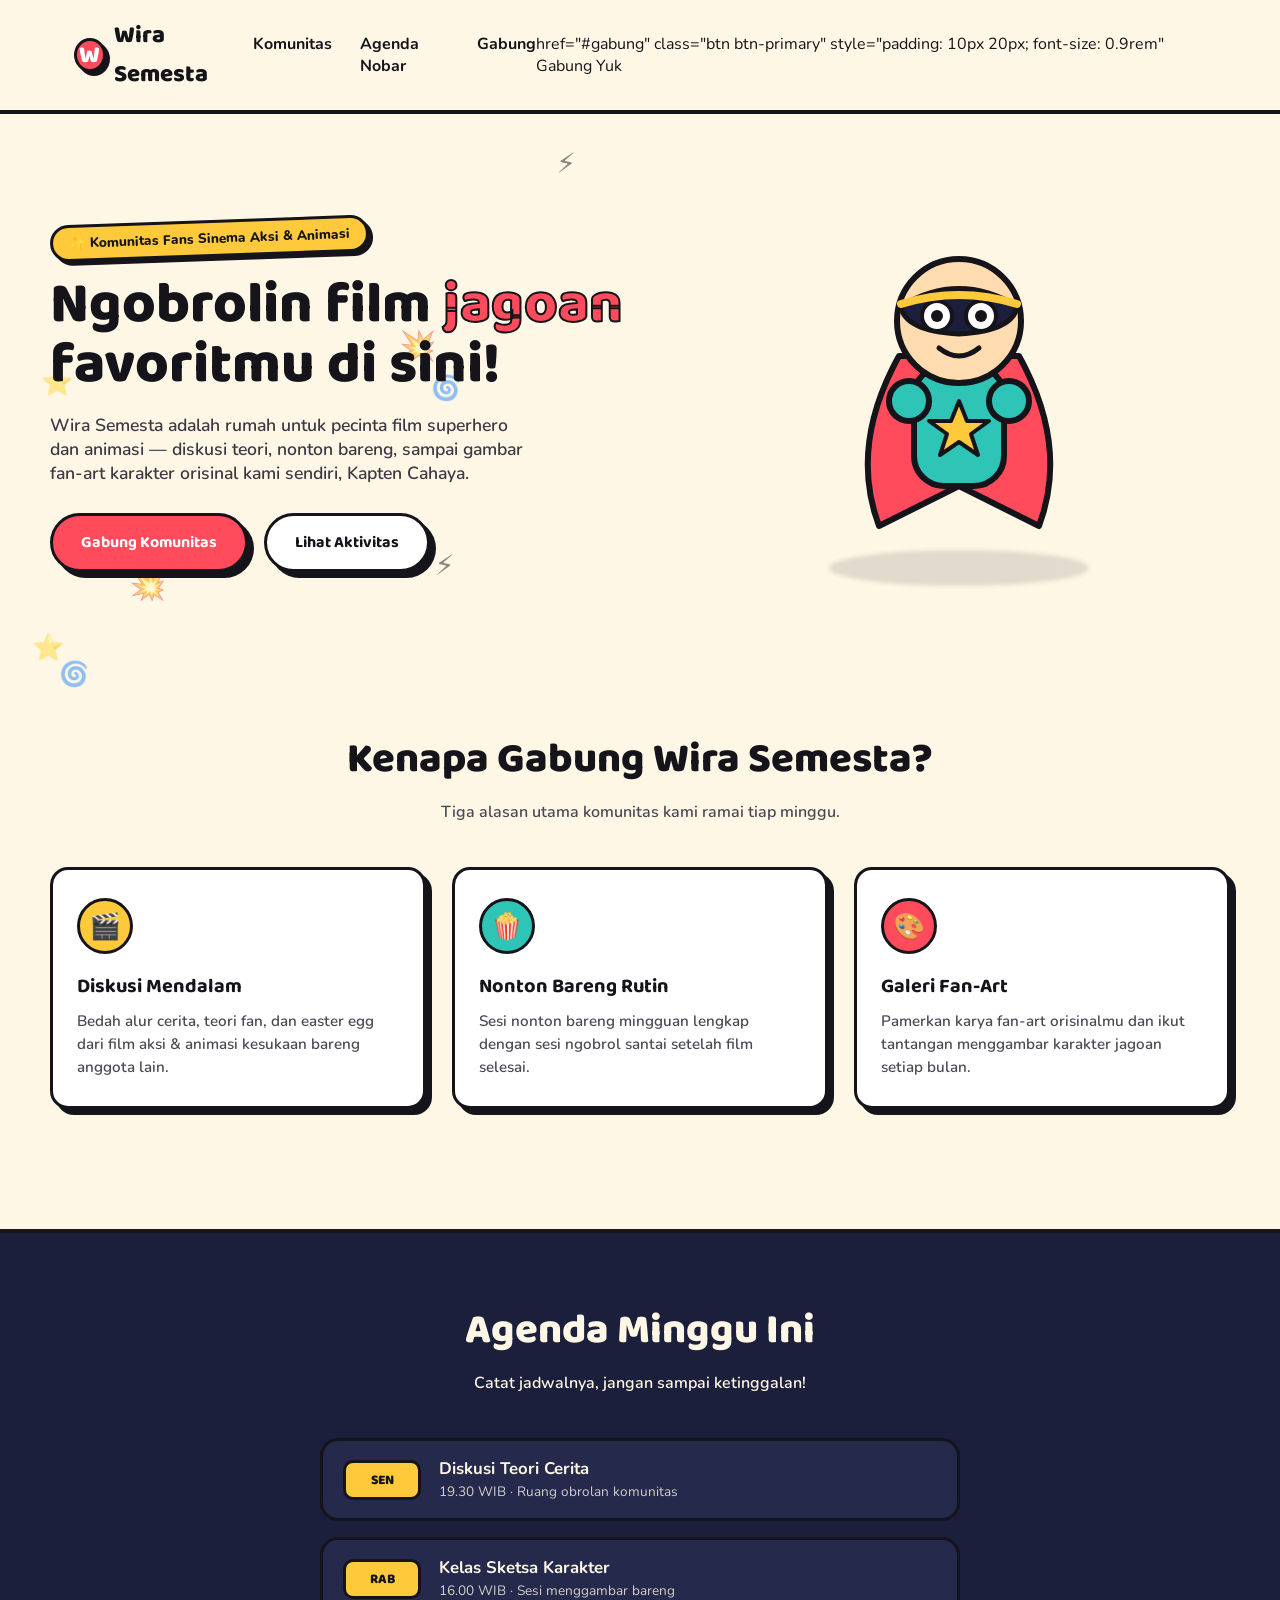
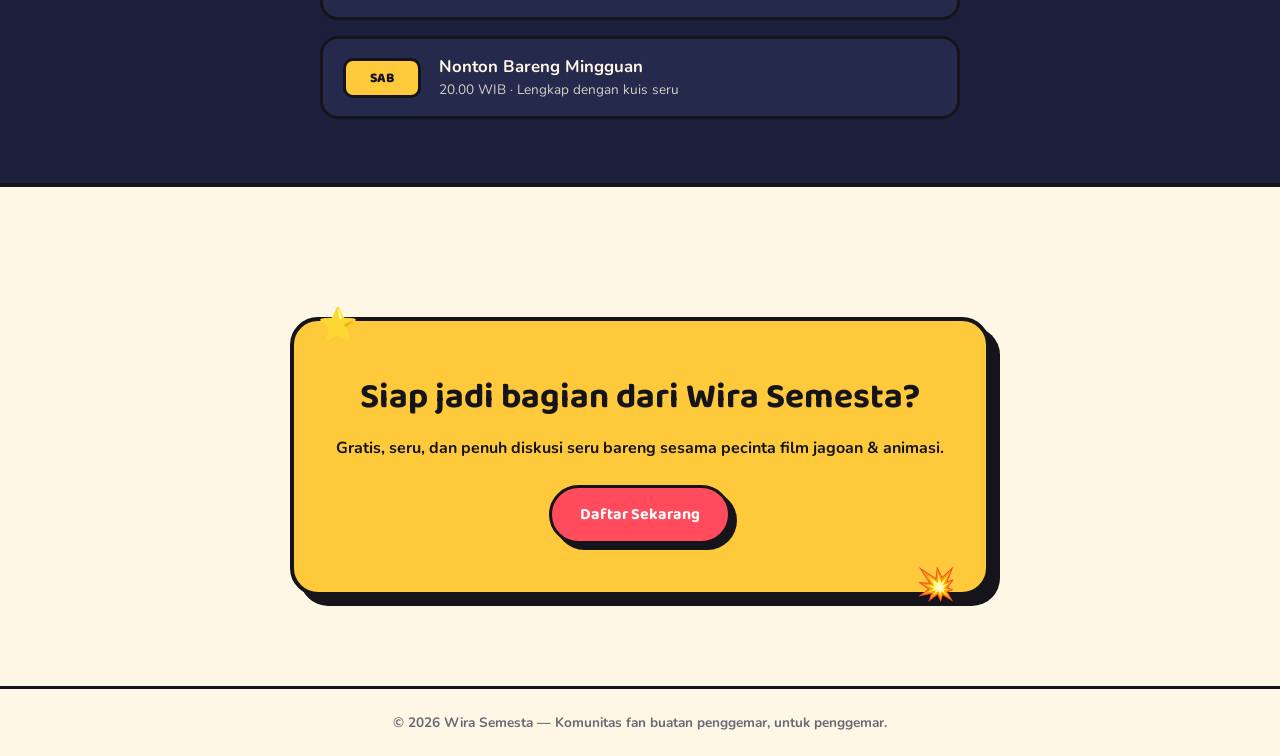
<file: 10.html>
<!doctype html>
<html lang="id">
  <head>
    <meta charset="UTF-8" />
    <meta name="viewport" content="width=device-width, initial-scale=1.0" />
    <title>Wira Semesta — Klub Pecinta Sinema Superhero &amp; Animasi</title>

    <link rel="preconnect" href="https://fonts.googleapis.com" />
    <link
      href="https://fonts.googleapis.com/css2?family=Baloo+2:wght@500;700;800&family=Nunito:wght@400;600;700;800&display=swap"
      rel="stylesheet"
    />

    <style>
      /* =========================================================
     TOKEN DESAIN — palet, tipografi, radius, bayangan
     ========================================================= */
      :root {
        --cream: #fff7e6;
        --navy: #1b1f3b;
        --red: #ff4b5c;
        --yellow: #ffc93c;
        --teal: #2ec4b6;
        --ink: #14141a;
        --white: #ffffff;

        --radius-lg: 28px;
        --radius-md: 18px;
        --radius-sm: 10px;

        --shadow-hard: 6px 6px 0 var(--ink);
        --shadow-hard-sm: 4px 4px 0 var(--ink);
        --shadow-hard-lg: 10px 10px 0 var(--ink);

        --font-display: "Baloo 2", system-ui, sans-serif;
        --font-body: "Nunito", system-ui, sans-serif;
      }

      * {
        box-sizing: border-box;
        margin: 0;
        padding: 0;
      }
      html {
        scroll-behavior: smooth;
      }

      body {
        background: var(--cream);
        color: var(--ink);
        font-family: var(--font-body);
        overflow-x: hidden;
        position: relative;
      }

      @media (prefers-reduced-motion: reduce) {
        * {
          animation-duration: 0.01ms !important;
          animation-iteration-count: 1 !important;
          transition-duration: 0.01ms !important;
        }
      }

      a {
        color: inherit;
        text-decoration: none;
      }
      img,
      svg {
        display: block;
        max-width: 100%;
      }

      .wrap {
        max-width: 1180px;
        margin: 0 auto;
        padding: 0 24px;
      }

      /* =========================================================
     LATAR BELAKANG MENGAMBANG (idle floating shapes)
     ========================================================= */
      .bg-float {
        position: fixed;
        inset: 0;
        pointer-events: none;
        z-index: 0;
        overflow: hidden;
      }
      .float-shape {
        position: absolute;
        opacity: 0.5;
        animation: floatY 7s ease-in-out infinite;
      }
      .float-shape.spin {
        animation:
          floatY 8s ease-in-out infinite,
          spin 12s linear infinite;
      }
      @keyframes floatY {
        0%,
        100% {
          transform: translateY(0px) rotate(var(--r, 0deg));
        }
        50% {
          transform: translateY(-26px) rotate(var(--r, 0deg));
        }
      }
      @keyframes spin {
        from {
          transform: rotate(0deg);
        }
        to {
          transform: rotate(360deg);
        }
      }

      /* =========================================================
     HEADER / NAV
     ========================================================= */
      header {
        position: sticky;
        top: 0;
        z-index: 50;
        background: var(--cream);
        border-bottom: 4px solid var(--ink);
      }
      nav {
        display: flex;
        align-items: center;
        justify-content: space-between;
        padding: 16px 24px;
        max-width: 1180px;
        margin: 0 auto;
      }
      .logo {
        font-family: var(--font-display);
        font-weight: 800;
        font-size: 1.5rem;
        display: flex;
        align-items: center;
        gap: 8px;
      }
      .logo-badge {
        width: 34px;
        height: 34px;
        background: var(--red);
        border: 3px solid var(--ink);
        border-radius: 50%;
        display: flex;
        align-items: center;
        justify-content: center;
        color: var(--white);
        font-weight: 800;
        box-shadow: var(--shadow-hard-sm);
      }
      .nav-links {
        display: flex;
        gap: 28px;
        font-weight: 700;
      }
      .nav-links a {
        position: relative;
        padding: 4px 0;
      }
      .nav-links a::after {
        content: "";
        position: absolute;
        left: 0;
        bottom: -2px;
        width: 0%;
        height: 3px;
        background: var(--teal);
        transition: width 0.25s ease;
      }
      .nav-links a:hover::after {
        width: 100%;
      }

      @media (max-width: 720px) {
        .nav-links {
          display: none;
        }
      }

      /* =========================================================
     BUTTON KARTUN — bouncy, tekan ke bawah saat diklik
     ========================================================= */
      .btn {
        display: inline-flex;
        align-items: center;
        gap: 8px;
        font-family: var(--font-display);
        font-weight: 700;
        font-size: 1rem;
        padding: 14px 28px;
        border: 3px solid var(--ink);
        border-radius: 999px;
        cursor: pointer;
        box-shadow: var(--shadow-hard);
        transition:
          transform 0.12s ease,
          box-shadow 0.12s ease;
  
      }
      .btn:hover {
        transform: translate(-2px, -2px);
        box-shadow: 8px 8px 0 var(--ink);
      }
      .btn:active,
      .btn.is-pressed {
        transform: translate(4px, 4px);
        box-shadow: 2px 2px 0 var(--ink);
      }
      .btn-primary {
        background: var(--red);
        color: var(--white);
      }
      .btn-secondary {
        background: var(--white);
        color: var(--ink);
      }
      .btn-ghost {
        background: var(--yellow);
        color: var(--ink);
      }

      /* =========================================================
     HERO SECTION
     ========================================================= */
      .hero {
        position: relative;
        z-index: 1;
        padding: 72px 0 60px;
        display: grid;
        grid-template-columns: 1.1fr 1fr;
        gap: 40px;
        align-items: center;
      }
      .hero-eyebrow {
        display: inline-block;
        background: var(--yellow);
        border: 3px solid var(--ink);
        border-radius: 999px;
        padding: 6px 16px;
        font-weight: 800;
        font-size: 0.85rem;
        box-shadow: var(--shadow-hard-sm);
        margin-bottom: 18px;
        transform: rotate(-2deg);
      }
      .hero h1 {
        font-family: var(--font-display);
        font-size: clamp(2.2rem, 4.5vw, 3.6rem);
        line-height: 1.05;
        font-weight: 800;
        margin-bottom: 18px;
      }
      .hero h1 span {
        color: var(--red);
        -webkit-text-stroke: 2px var(--ink);
      }
      .hero p {
        font-size: 1.1rem;
        max-width: 480px;
        margin-bottom: 28px;
        font-weight: 600;
        color: #3a3a45;
      }
      .hero-cta {
        display: flex;
        gap: 16px;
        flex-wrap: wrap;
      }

      /* --- Panggung Maskot --- */
      .mascot-stage {
        position: relative;
        display: flex;
        align-items: center;
        justify-content: center;
        min-height: 420px;
      }
      .mascot-platform {
        position: absolute;
        bottom: 20px;
        width: 260px;
        height: 36px;
        background: var(--ink);
        opacity: 0.12;
        border-radius: 50%;
        filter: blur(2px);
      }
      #mascot-wrap {
        cursor: pointer;
        animation: idleBob 3.2s ease-in-out infinite;
      }
      @keyframes idleBob {
        0%,
        100% {
          transform: translateY(0) rotate(-1deg);
        }
        50% {
          transform: translateY(-14px) rotate(1deg);
        }
      }
      #mascot-wrap.jump {
        animation: mascotJump 0.6s cubic-bezier(0.36, 1.8, 0.55, 1);
      }
      @keyframes mascotJump {
        0% {
          transform: translateY(0) scale(1, 1);
        }
        30% {
          transform: translateY(6px) scale(1.08, 0.9);
        }
        55% {
          transform: translateY(-70px) scale(0.94, 1.08) rotate(8deg);
        }
        75% {
          transform: translateY(0px) scale(1.05, 0.95) rotate(-4deg);
        }
        100% {
          transform: translateY(0) scale(1, 1) rotate(0deg);
        }
      }
      .speech-pop {
        position: absolute;
        top: 6%;
        right: 2%;
        background: var(--white);
        border: 3px solid var(--ink);
        border-radius: var(--radius-sm);
        padding: 8px 14px;
        font-family: var(--font-display);
        font-weight: 800;
        font-size: 1.1rem;
        box-shadow: var(--shadow-hard-sm);
        opacity: 0;
        transform: scale(0.4) rotate(-8deg);
        pointer-events: none;
        color: var(--red);
      }
      .speech-pop.show {
        animation: popIn 0.8s ease forwards;
      }
      @keyframes popIn {
        0% {
          opacity: 0;
          transform: scale(0.3) rotate(-10deg);
        }
        35% {
          opacity: 1;
          transform: scale(1.15) rotate(4deg);
        }
        55% {
          transform: scale(0.95) rotate(-2deg);
        }
        75% {
          transform: scale(1.05) rotate(1deg);
        }
        100% {
          opacity: 0;
          transform: scale(1) rotate(0deg);
        }
      }

      .pupil {
        transition: transform 0.06s linear;
      }

      /* =========================================================
     FEATURE / CARD SECTION
     ========================================================= */
      .section-title {
        text-align: center;
        font-family: var(--font-display);
        font-weight: 800;
        font-size: clamp(1.8rem, 3.4vw, 2.6rem);
        margin-bottom: 8px;
      }
      .section-sub {
        text-align: center;
        color: #4a4a55;
        font-weight: 600;
        max-width: 520px;
        margin: 0 auto 44px;
      }

      .features {
        position: relative;
        z-index: 1;
        padding: 60px 0;
      }
      .card-grid {
        display: grid;
        grid-template-columns: repeat(3, 1fr);
        gap: 26px;
      }
      @media (max-width: 900px) {
        .card-grid {
          grid-template-columns: 1fr;
        }
        .hero {
          grid-template-columns: 1fr;
        }
        .mascot-stage {
          order: -1;
          min-height: 320px;
        }
      }

      .card {
        background: var(--white);
        border: 3px solid var(--ink);
        border-radius: var(--radius-md);
        padding: 28px 24px;
        box-shadow: var(--shadow-hard);
        transition:
          transform 0.28s cubic-bezier(0.34, 1.56, 0.64, 1),
          box-shadow 0.28s ease;
        cursor: default;
      }
      .card:hover {
        transform: translateY(-10px) rotate(-1deg);
        box-shadow: var(--shadow-hard-lg);
      }
      .card:nth-child(2):hover {
        transform: translateY(-10px) rotate(1deg);
      }
      .card-icon {
        width: 56px;
        height: 56px;
        border-radius: 50%;
        border: 3px solid var(--ink);
        display: flex;
        align-items: center;
        justify-content: center;
        font-size: 1.6rem;
        margin-bottom: 16px;
      }
      .card:nth-child(1) .card-icon {
        background: var(--yellow);
      }
      .card:nth-child(2) .card-icon {
        background: var(--teal);
      }
      .card:nth-child(3) .card-icon {
        background: var(--red);
      }
      .card h3 {
        font-family: var(--font-display);
        font-size: 1.25rem;
        margin-bottom: 8px;
      }
      .card p {
        color: #4a4a55;
        font-weight: 600;
        font-size: 0.95rem;
        line-height: 1.5;
      }

      /* =========================================================
     GALERI RUNTUTAN NONTON BARENG (info non-IP, orisinal)
     ========================================================= */
      .agenda {
        position: relative;
        z-index: 1;
        background: var(--navy);
        color: var(--cream);
        padding: 64px 0;
        margin: 60px 0;
        border-top: 4px solid var(--ink);
        border-bottom: 4px solid var(--ink);
      }
      .agenda .section-title,
      .agenda .section-sub {
        color: var(--cream);
      }
      .agenda-list {
        display: flex;
        flex-direction: column;
        gap: 16px;
        max-width: 640px;
        margin: 0 auto;
      }
      .agenda-item {
        display: flex;
        align-items: center;
        gap: 18px;
        background: #252a4d;
        border: 3px solid var(--ink);
        border-radius: var(--radius-md);
        padding: 16px 20px;
        transition: transform 0.2s ease;
      }
      .agenda-item:hover {
        transform: translateX(8px);
      }
      .agenda-day {
        font-family: var(--font-display);
        font-weight: 800;
        background: var(--yellow);
        color: var(--ink);
        padding: 6px 14px;
        border-radius: var(--radius-sm);
        border: 3px solid var(--ink);
        min-width: 78px;
        text-align: center;
        font-size: 0.85rem;
      }
      .agenda-text strong {
        display: block;
        font-size: 1.05rem;
      }
      .agenda-text span {
        font-size: 0.85rem;
        opacity: 0.8;
      }

      /* =========================================================
     CTA SECTION
     ========================================================= */
      .cta {
        position: relative;
        z-index: 1;
        text-align: center;
        padding: 70px 24px 90px;
      }
      .cta-box {
        max-width: 700px;
        margin: 0 auto;
        background: var(--yellow);
        border: 4px solid var(--ink);
        border-radius: var(--radius-lg);
        padding: 48px 32px;
        box-shadow: var(--shadow-hard-lg);
        position: relative;
      }
      .cta-box h2 {
        font-family: var(--font-display);
        font-size: clamp(1.6rem, 3.5vw, 2.2rem);
        margin-bottom: 12px;
      }
      .cta-box p {
        font-weight: 700;
        margin-bottom: 26px;
      }
      .cta-star {
        position: absolute;
        font-size: 2rem;
      }
      .cta-star.s1 {
        top: -18px;
        left: 24px;
        animation: floatY 4s ease-in-out infinite;
      }
      .cta-star.s2 {
        bottom: -14px;
        right: 30px;
        animation: floatY 5s ease-in-out infinite reverse;
      }

      footer {
        text-align: center;
        padding: 24px;
        font-weight: 700;
        font-size: 0.85rem;
        color: #6a6a75;
        border-top: 3px solid var(--ink);
      }
    </style>
  </head>
  <body>
    <!-- ================= LATAR MENGAMBANG (dekorasi idle) ================= -->
    <div class="bg-float" id="bgFloat">
      <!-- Bentuk-bentuk ini digambar via JS agar posisinya acak & konsisten -->
    </div>

    <!-- ================= HEADER ================= -->
    <header>
      <nav>
        <div class="logo"><span class="logo-badge">W</span> Wira Semesta</div>
        <div class="nav-links">
          <a href="#fitur">Komunitas</a>
          <a href="#agenda">Agenda Nobar</a>
          <a href="#gabung">Gabung</a>
        </div>
        <a> 
          href="#gabung"
          class="btn btn-primary"
          style="padding: 10px 20px; font-size: 0.9rem"
          <span>Gabung Yuk</span>
          </a>
      </nav>
    </header>

    <!-- ================= HERO ================= -->
    <section class="hero wrap">
      <div class="hero-copy">
        <span class="hero-eyebrow"
          >✨ Komunitas Fans Sinema Aksi &amp; Animasi</span
        >
        <h1>Ngobrolin film <span>jagoan</span> favoritmu di sini!</h1>
        <p>
          Wira Semesta adalah rumah untuk pecinta film superhero dan animasi —
          diskusi teori, nonton bareng, sampai gambar fan-art karakter orisinal
          kami sendiri, Kapten Cahaya.
        </p>
        <div class="hero-cta">
          <a href="#gabung" class="btn btn-primary" data-bounce
            >Gabung Komunitas</a
          >
          <a href="#fitur" class="btn btn-secondary" data-bounce
            >Lihat Aktivitas</a
          >
        </div>
      </div>

      <div class="mascot-stage">
        <div class="mascot-platform"></div>
        <div class="speech-pop" id="speechPop">POW!</div>
        <div id="mascot-wrap">
          <!-- ===================================================
          MASKOT ORISINAL: "Kapten Cahaya"
          Karakter superhero buatan sendiri (bukan IP pihak
          ketiga). Mata mengikuti kursor via JS, klik = lompat.
          =================================================== -->
          <svg
            id="mascotSvg"
            width="300"
            height="340"
            viewBox="0 0 300 340"
            xmlns="http://www.w3.org/2000/svg"
          >
            <!-- Cape -->
            <path
              d="M90 130 Q40 220 70 300 Q150 260 150 260 Q150 260 230 300 Q260 220 210 130 Z"
              fill="#FF4B5C"
              stroke="#14141A"
              stroke-width="6"
              stroke-linejoin="round"
            />
            <!-- Badan -->
            <rect
              x="105"
              y="140"
              width="90"
              height="120"
              rx="30"
              fill="#2EC4B6"
              stroke="#14141A"
              stroke-width="6"
            />
            <!-- Emblem bintang -->
            <polygon
              points="150,175 158,195 180,195 162,208 169,229 150,216 131,229 138,208 120,195 142,195"
              fill="#FFC93C"
              stroke="#14141A"
              stroke-width="4"
              stroke-linejoin="round"
            />
            <!-- Lengan -->
            <circle
              cx="100"
              cy="175"
              r="20"
              fill="#2EC4B6"
              stroke="#14141A"
              stroke-width="6"
            />
            <circle
              cx="200"
              cy="175"
              r="20"
              fill="#2EC4B6"
              stroke="#14141A"
              stroke-width="6"
            />
            <!-- Kepala -->
            <circle
              cx="150"
              cy="95"
              r="62"
              fill="#FFDCB0"
              stroke="#14141A"
              stroke-width="6"
            />
            <!-- Masker -->
            <path
              d="M92 80 Q150 45 208 80 Q205 105 150 108 Q95 105 92 80Z"
              fill="#1B1F3B"
              stroke="#14141A"
              stroke-width="5"
              stroke-linejoin="round"
            />
            <!-- Mata kiri -->
            <g id="eyeL">
              <circle
                cx="128"
                cy="90"
                r="15"
                fill="white"
                stroke="#14141A"
                stroke-width="4"
              />
              <circle class="pupil" cx="128" cy="90" r="6" fill="#14141A" />
            </g>
            <!-- Mata kanan -->
            <g id="eyeR">
              <circle
                cx="172"
                cy="90"
                r="15"
                fill="white"
                stroke="#14141A"
                stroke-width="4"
              />
              <circle class="pupil" cx="172" cy="90" r="6" fill="#14141A" />
            </g>
            <!-- Senyum -->
            <path
              d="M130 122 Q150 138 170 122"
              stroke="#14141A"
              stroke-width="5"
              fill="none"
              stroke-linecap="round"
            />
            <!-- Ikat kepala -->
            <path
              d="M92 78 Q150 60 208 78"
              stroke="#FFC93C"
              stroke-width="8"
              fill="none"
              stroke-linecap="round"
            />
          </svg>
        </div>
      </div>
    </section>

    <!-- ================= FEATURES ================= -->
    <section class="features wrap" id="fitur">
      <h2 class="section-title">Kenapa Gabung Wira Semesta?</h2>
      <p class="section-sub">
        Tiga alasan utama komunitas kami ramai tiap minggu.
      </p>
      <div class="card-grid">
        <div class="card">
          <div class="card-icon">🎬</div>
          <h3>Diskusi Mendalam</h3>
          <p>
            Bedah alur cerita, teori fan, dan easter egg dari film aksi &amp;
            animasi kesukaan bareng anggota lain.
          </p>
        </div>
        <div class="card">
          <div class="card-icon">🍿</div>
          <h3>Nonton Bareng Rutin</h3>
          <p>
            Sesi nonton bareng mingguan lengkap dengan sesi ngobrol santai
            setelah film selesai.
          </p>
        </div>
        <div class="card">
          <div class="card-icon">🎨</div>
          <h3>Galeri Fan-Art</h3>
          <p>
            Pamerkan karya fan-art orisinalmu dan ikut tantangan menggambar
            karakter jagoan setiap bulan.
          </p>
        </div>
      </div>
    </section>

    <!-- ================= AGENDA ================= -->
    <section class="agenda" id="agenda">
      <div class="wrap">
        <h2 class="section-title">Agenda Minggu Ini</h2>
        <p class="section-sub">Catat jadwalnya, jangan sampai ketinggalan!</p>
        <div class="agenda-list">
          <div class="agenda-item">
            <div class="agenda-day">SEN</div>
            <div class="agenda-text">
              <strong>Diskusi Teori Cerita</strong
              ><span>19.30 WIB · Ruang obrolan komunitas</span>
            </div>
          </div>
          <div class="agenda-item">
            <div class="agenda-day">RAB</div>
            <div class="agenda-text">
              <strong>Kelas Sketsa Karakter</strong
              ><span>16.00 WIB · Sesi menggambar bareng</span>
            </div>
          </div>
          <div class="agenda-item">
            <div class="agenda-day">SAB</div>
            <div class="agenda-text">
              <strong>Nonton Bareng Mingguan</strong
              ><span>20.00 WIB · Lengkap dengan kuis seru</span>
            </div>
          </div>
        </div>
      </div>
    </section>

    <!-- ================= CTA ================= -->
    <section class="cta" id="gabung">
      <div class="cta-box">
        <span class="cta-star s1">⭐</span>
        <span class="cta-star s2">💥</span>
        <h2>Siap jadi bagian dari Wira Semesta?</h2>
        <p>
          Gratis, seru, dan penuh diskusi seru bareng sesama pecinta film jagoan
          &amp; animasi.
        </p>
        <a href="#" class="btn btn-primary" data-bounce>Daftar Sekarang</a>
      </div>
    </section>

    <footer>
      © 2026 Wira Semesta — Komunitas fan buatan penggemar, untuk penggemar.
    </footer>

    <script>
      /* =========================================================
   1) MATA MASKOT MENGIKUTI KURSOR
   Menghitung sudut antara pusat setiap mata dan posisi mouse,
   lalu menggeser pupil (bola mata) sedikit ke arah tersebut.
   ========================================================= */
      const eyeL = document.querySelector("#eyeL .pupil");
      const eyeR = document.querySelector("#eyeR .pupil");
      const mascotSvg = document.getElementById("mascotSvg");

      function moveEyes(clientX, clientY) {
        const rect = mascotSvg.getBoundingClientRect();
        // Titik pusat kira-kira mata pada koordinat SVG (viewBox 300x340)
        const eyes = [
          { el: eyeL, cx: 128, cy: 90 },
          { el: eyeR, cx: 172, cy: 90 },
        ];
        eyes.forEach(({ el, cx, cy }) => {
          // Ubah posisi mata (koordinat SVG) ke posisi layar sesungguhnya
          const scaleX = rect.width / 300;
          const scaleY = rect.height / 340;
          const eyeScreenX = rect.left + cx * scaleX;
          const eyeScreenY = rect.top + cy * scaleY;

          const dx = clientX - eyeScreenX;
          const dy = clientY - eyeScreenY;
          const angle = Math.atan2(dy, dx);
          const maxOffset = 4.5; // batas gerak pupil agar tetap di dalam mata
          const offX = Math.cos(angle) * maxOffset;
          const offY = Math.sin(angle) * maxOffset;
          el.setAttribute(
            "transform",
            `translate(${offX.toFixed(1)}, ${offY.toFixed(1)})`,
          );
        });
      }

      window.addEventListener("mousemove", (e) => {
        moveEyes(e.clientX, e.clientY);
      });
      // fallback untuk perangkat sentuh: mata melirik mengikuti sentuhan
      window.addEventListener("touchmove", (e) => {
        if (e.touches[0]) moveEyes(e.touches[0].clientX, e.touches[0].clientY);
      });

      /* =========================================================
   2) REAKSI GEMBIRA SAAT MASKOT DIKLIK
   Menambahkan class animasi lompat + gelembung ucapan "POW!"
   lalu menghapusnya lagi setelah animasi selesai.
   ========================================================= */
      const mascotWrap = document.getElementById("mascot-wrap");
      const speechPop = document.getElementById("speechPop");
      const popTexts = ["POW!", "WHOOSH!", "YEAY!", "HORE!"];

      mascotWrap.addEventListener("click", () => {
        mascotWrap.classList.remove("jump");
        void mascotWrap.offsetWidth; // reset animasi agar bisa diulang
        mascotWrap.classList.add("jump");

        speechPop.textContent =
          popTexts[Math.floor(Math.random() * popTexts.length)];
        speechPop.classList.remove("show");
        void speechPop.offsetWidth;
        speechPop.classList.add("show");

        setTimeout(() => mascotWrap.classList.remove("jump"), 650);
      });

      /* =========================================================
   3) TOMBOL BOUNCY — efek tekan ke bawah saat diklik
   ========================================================= */
      document.querySelectorAll("[data-bounce]").forEach((btn) => {
        btn.addEventListener("mousedown", () =>
          btn.classList.add("is-pressed"),
        );
        btn.addEventListener("mouseup", () =>
          btn.classList.remove("is-pressed"),
        );
        btn.addEventListener("mouseleave", () =>
          btn.classList.remove("is-pressed"),
        );
      });

      /* =========================================================
   4) BENTUK LATAR MENGAMBANG (idle floating background)
   Dibuat secara acak lewat JS agar posisi & ukuran bervariasi
   tiap kali halaman dimuat, tetap ringan (SVG kecil berulang).
   ========================================================= */
      const bgFloat = document.getElementById("bgFloat");
      const shapeDefs = [
        { emoji: "⭐", size: 26 },
        { emoji: "💥", size: 30 },
        { emoji: "🌀", size: 24 },
        { emoji: "⚡", size: 28 },
      ];

      for (let i = 0; i < 10; i++) {
        const def = shapeDefs[i % shapeDefs.length];
        const span = document.createElement("span");
        span.className = "float-shape" + (i % 2 === 0 ? " spin" : "");
        span.textContent = def.emoji;
        span.style.fontSize = def.size + "px";
        span.style.left = Math.random() * 96 + "%";
        span.style.top = Math.random() * 90 + "%";
        span.style.setProperty("--r", Math.random() * 20 - 10 + "deg");
        span.style.animationDelay = Math.random() * 4 + "s";
        bgFloat.appendChild(span);
      }
    </script>
  </body>
</html>
</file>
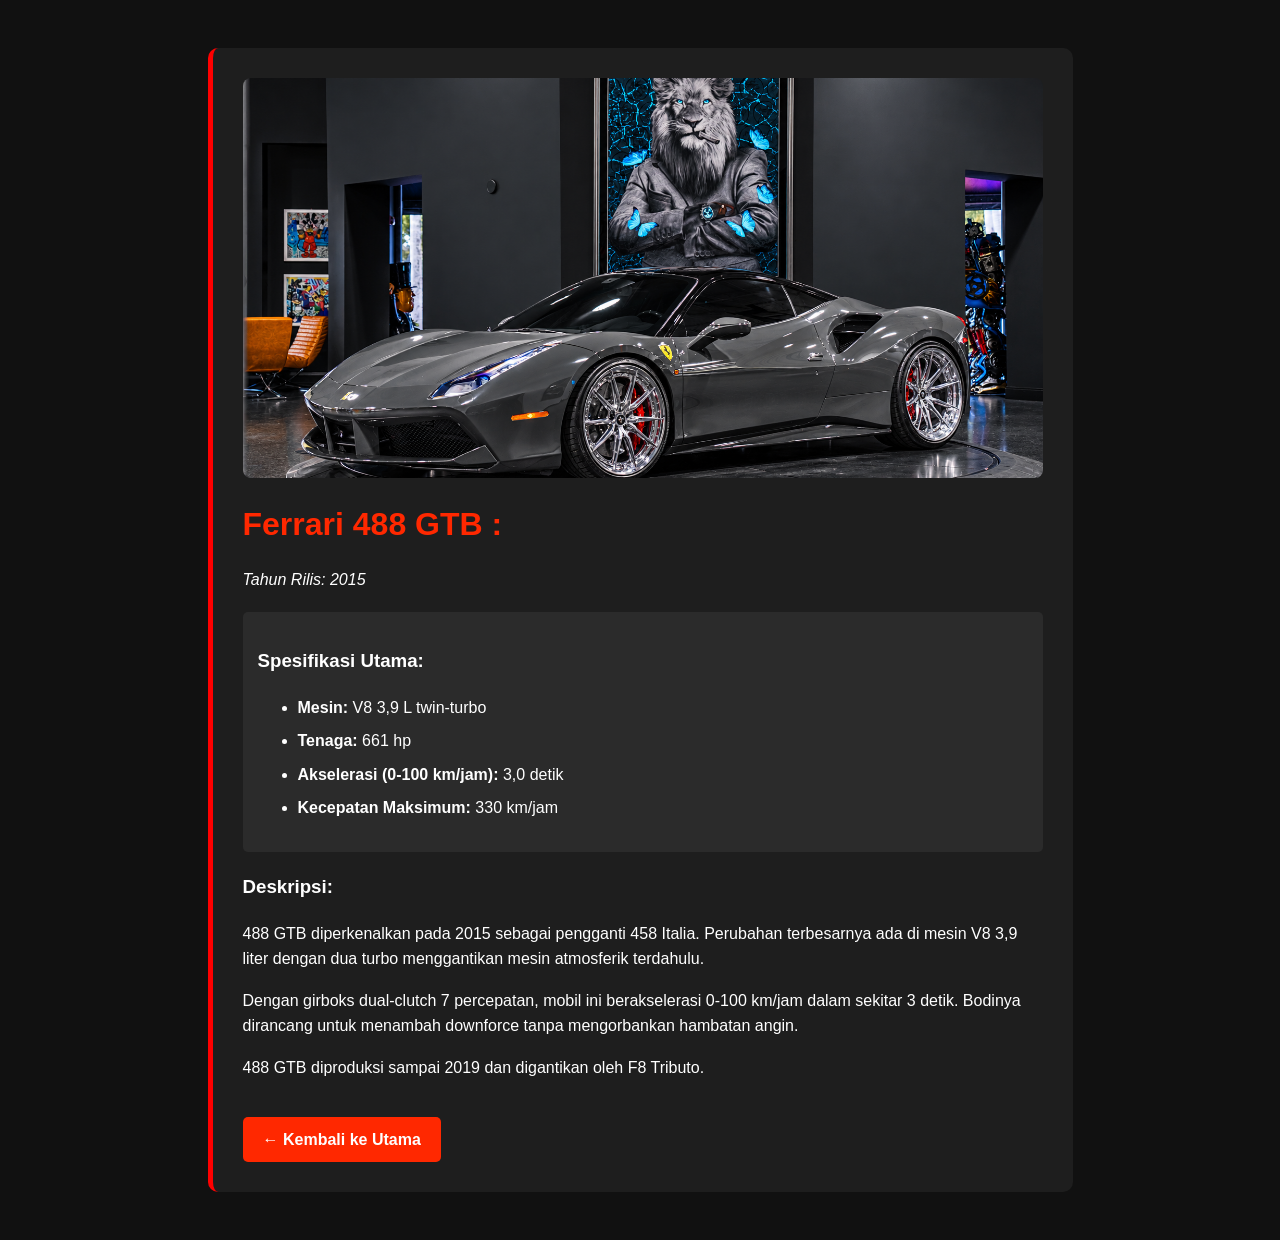
<file: 488.html>
<!DOCTYPE html>
<html lang="id">
<head>
    <meta charset="UTF-8">
    <meta name="viewport" content="width=device-width, initial-scale=1.0">
    <link rel="icon"  type="image/png" href="img/lambang-perisai-1024.png" />
    <title>Detail - Ferrari 488 GTB</title>
    <style>
        body {
            background-color: #111;
            color: #fff;
            font-family: Arial, sans-serif;
            padding: 40px;
            line-height: 1.6;
        }
        .container {
            max-width: 800px;
            margin: auto;
            background: #1e1e1e;
            padding: 30px;
            border-radius: 10px;
            border-left: 5px solid red;
        }
        .container img {
            width: 100%;
            max-height: 400px;
            object-fit: cover;
            object-position: center;
            border-radius: 8px;
            display: block;
            margin-bottom: 20px;
        }
        h1 {
            color: #ff2800;
            margin-bottom: 5px;
        }
        .specs {
            background: #2b2b2b;
            padding: 15px;
            border-radius: 5px;
            margin: 20px 0;
        }
        .specs li {
            margin-bottom: 8px;
        }
        .btn-kembali {
            display: inline-block;
            margin-top: 20px;
            padding: 10px 20px;
            background: #ff2800;
            color: white;
            text-decoration: none;
            border-radius: 5px;
            font-weight: bold;
        }
        .btn-kembali:hover {
            background: #cc0000;
        }
    </style>
</head>
<body>

    <div class="container">
        <img src="img/8c0df7ad-5680-4b4f-8311-51576c1578c8.png" alt="Ferrari 488 GTB"/>
        <h1>Ferrari 488 GTB :</h1>
        <p><em>Tahun Rilis: 2015</em></p>

        <div class="specs">
            <h3>Spesifikasi Utama:</h3>
            <ul>
                <li><strong>Mesin:</strong> V8 3,9 L twin-turbo</li>
                <li><strong>Tenaga:</strong> 661 hp</li>
                <li><strong>Akselerasi (0-100 km/jam):</strong> 3,0 detik</li>
                <li><strong>Kecepatan Maksimum:</strong> 330 km/jam</li>
            </ul>
        </div>

        <h3>Deskripsi:</h3>
        <p>488 GTB diperkenalkan pada 2015 sebagai pengganti 458 Italia. Perubahan terbesarnya ada di mesin V8 3,9 liter dengan dua turbo menggantikan mesin atmosferik terdahulu.</p>
        <p>Dengan girboks dual-clutch 7 percepatan, mobil ini berakselerasi 0-100 km/jam dalam sekitar 3 detik. Bodinya dirancang untuk menambah downforce tanpa mengorbankan hambatan angin.</p>
        <p>488 GTB diproduksi sampai 2019 dan digantikan oleh F8 Tributo.</p>

        <!-- Tombol kembali ke halaman utama -->
        <a href="ferrari.html#galeri" class="btn-kembali">← Kembali ke Utama</a>
    </div>

</body>
</html>
</file>
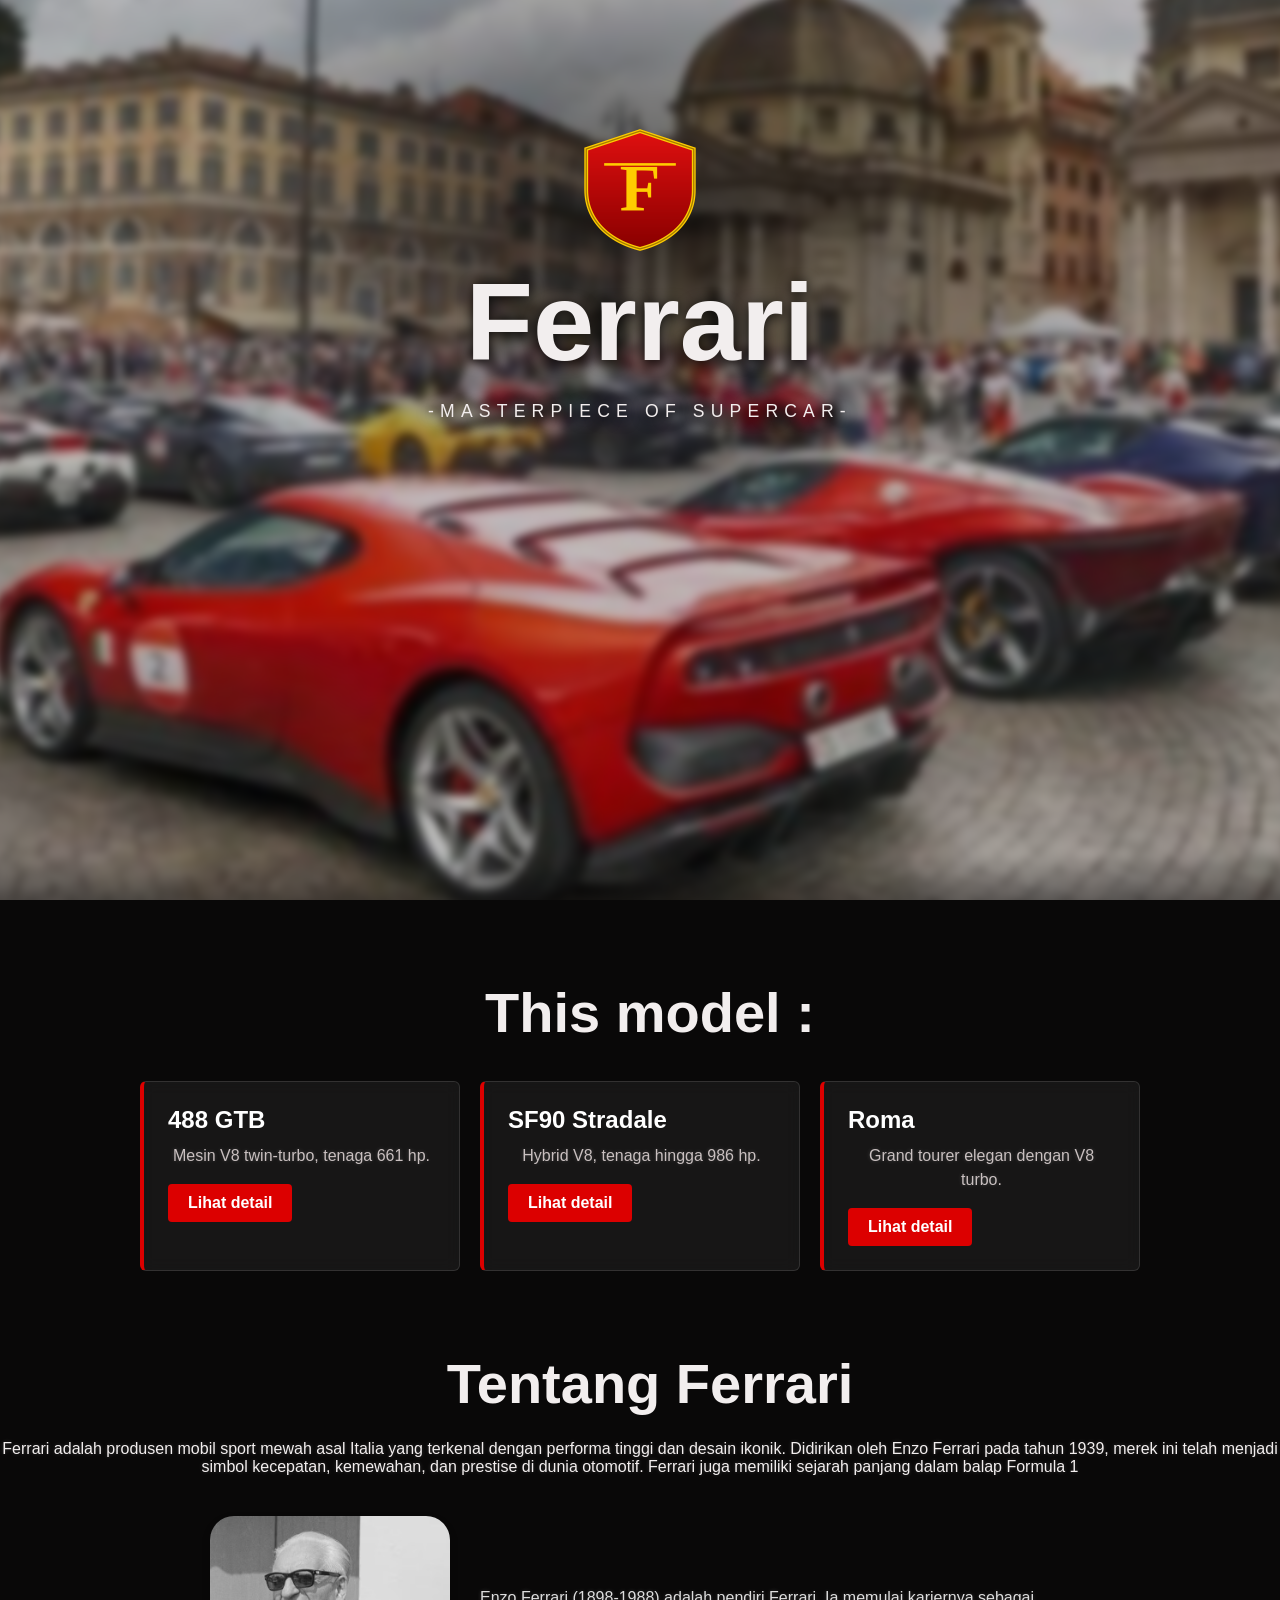
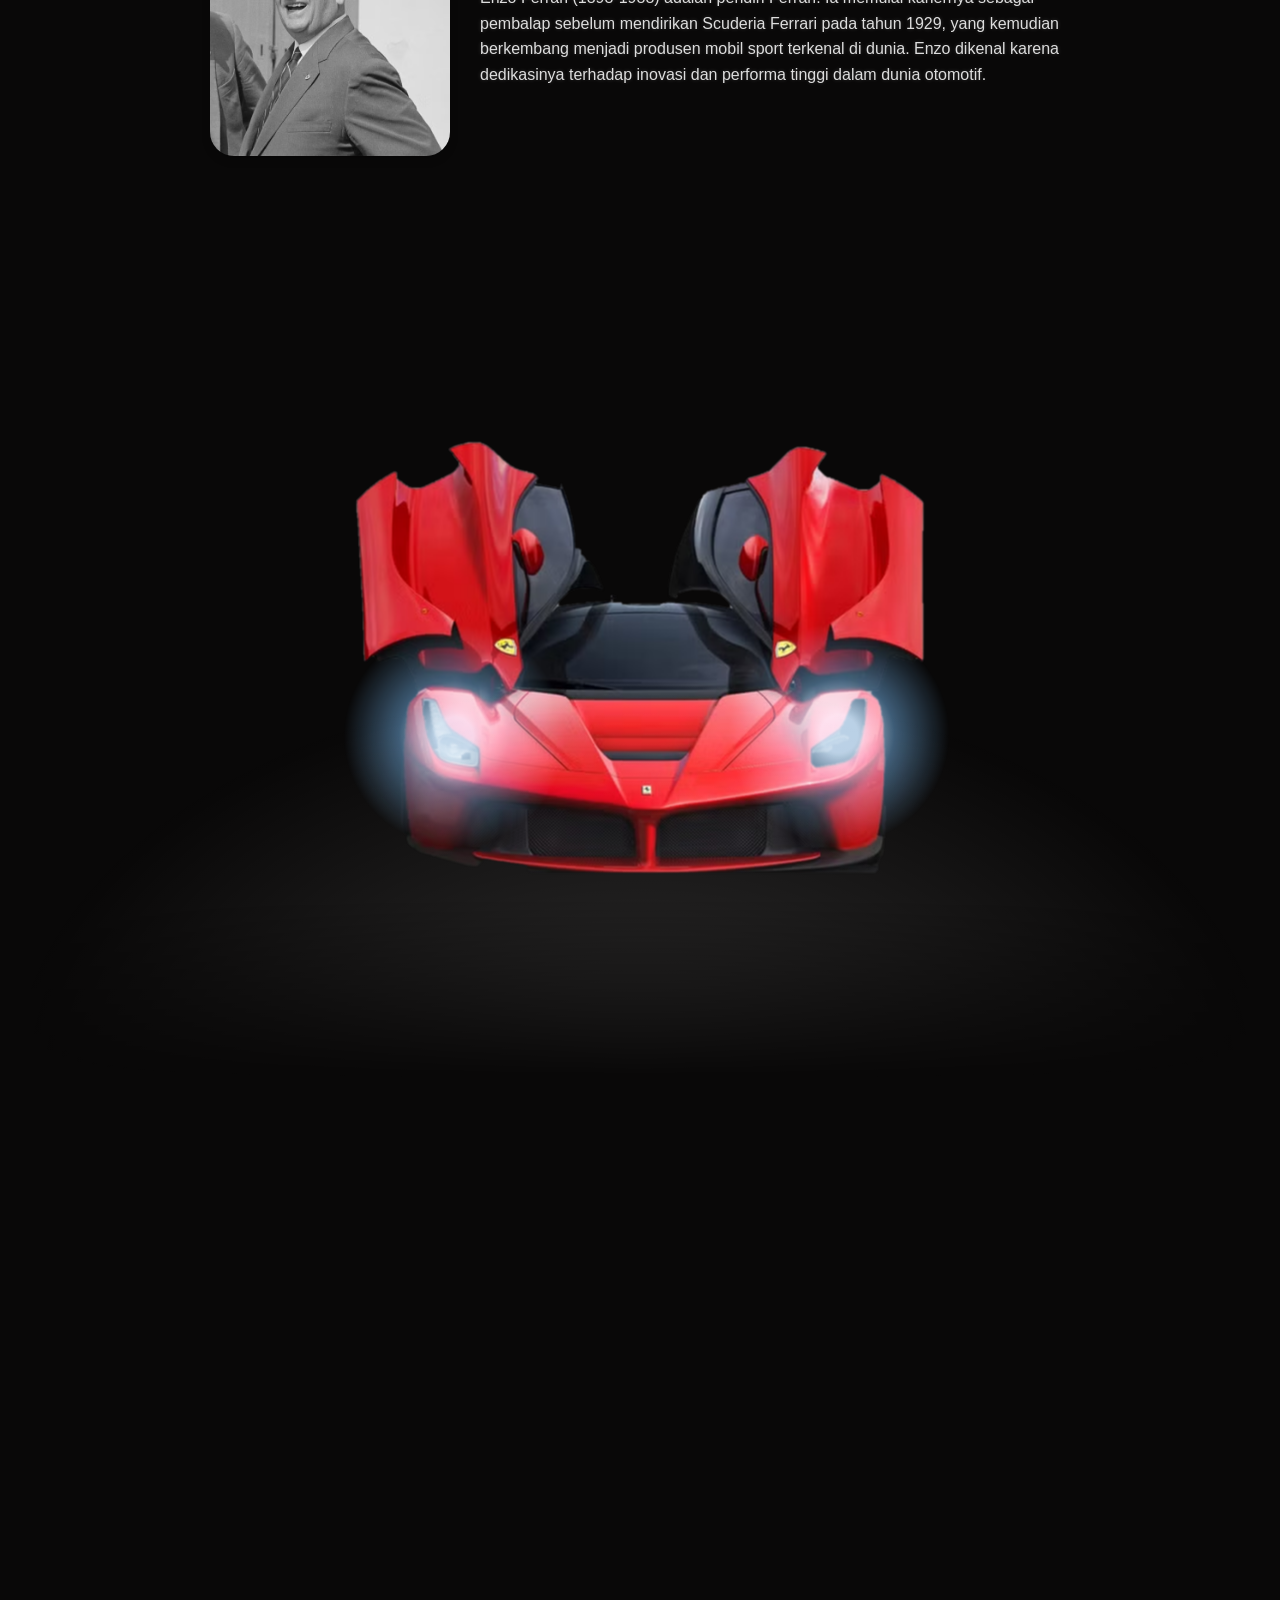
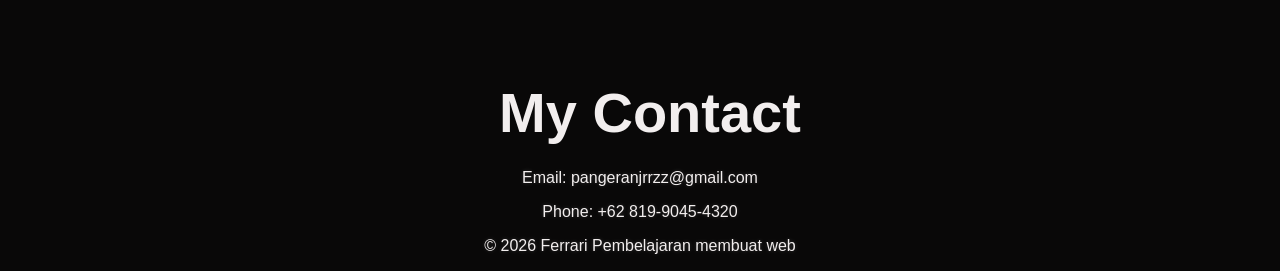
<file: ferrari.html>
<!doctype html>
<html lang="en">
  <head>
    <meta charset="UTF-8" />
    <meta name="viewport" content="width=device-width, initial-scale=1.0" />
    <link rel="stylesheet" href="ferrari.css" />
    <link rel="icon"  type="image/png" href="img/lambang-perisai-1024.png" />
    <title>Ferrari-Pembelajaran Membuat Web</title>
  </head>
  <body>
    <div id="intro">
  <video id="introVideo" src="video/intro_ferrari_8detik.mp4"
        autoplay muted playsinline preload="auto"></video>
</div>
    <main>
        <div class="judul-wadah">
      <img src="img/lambang-perisai-1024.png" alt="Logo Ferrari" class="logo">
      <h1>Ferrari</h1>
      </div>
      <p class="subjudul">-MasterPiece Of SuperCar-</p>
    </main>
      
    <section class="galeri">
      <h2>This model :</h2>
      <div class="grid-kartu">
        <div class="kartu">
          <h3>488 GTB</h3>
          <p>Mesin V8 twin-turbo, tenaga 661 hp.</p>
          <a class="btn-kartu" href="488.html">Lihat detail</a>
        </div>
        <div class="kartu">
          <h3>SF90 Stradale</h3>
          <p>Hybrid V8, tenaga hingga 986 hp.</p>
          <a class="btn-kartu" href="sf90.html">Lihat detail</a>
        </div>
        <div class="kartu">
          <h3>Roma</h3>
          <p>Grand tourer elegan dengan V8 turbo.</p>
          <a class="btn-kartu" href="roma.html">Lihat detail</a>
        </div>
      </div>
    </section>
    
    <section class="tentang">
      <h2>Tentang Ferrari</h2>
      <p>Ferrari adalah produsen mobil sport mewah asal Italia yang terkenal dengan performa tinggi dan desain ikonik. Didirikan oleh Enzo Ferrari pada tahun 1939, merek ini telah menjadi simbol kecepatan, kemewahan, dan prestise di dunia otomotif. Ferrari juga memiliki sejarah panjang dalam balap Formula 1</p>
    </section>

    <section class="enzo-wrap">
      <div  class="pendiri-img">
        <img src="img/enzo.jpg.avif" alt="Enzo Ferrari" class="enzo-foto" />
      </div>
      <p class="enzo-teks">Enzo Ferrari (1898-1988) adalah pendiri Ferrari. Ia memulai kariernya sebagai pembalap sebelum mendirikan Scuderia Ferrari pada tahun 1929, yang kemudian berkembang menjadi produsen mobil sport terkenal di dunia. Enzo dikenal karena dedikasinya terhadap inovasi dan performa tinggi dalam dunia otomotif.</p>
    </section>

    <section class="scroll-hero" id="hero">
        <div class="stage">
          <h2 class="hero-title">LA FERRARI</h2>

          <div class="car-wrap" id="car">
            <img class="car-img" id="carImg" src="img/ferrari-mobil.png" alt="Ferrari" />
            <div class="glow g1" id="g1"></div>
            <div class="glow g2" id="g2"></div>
            </div>

            <div class="kabut"></div>

            <div class="stats" id="stats">
              <div><b data-target="350">0</b><span>km/h</span></div>
              <div><b data-target="2.4" data-des="1">0</b><span>0-100 km/h (detik)</span></div>
              <div><b data-target="963">0</b><span>horsepower</span></div>
            </div>
          </div>
      </section>

      <section class="kontak">
        <h2>My Contact</h2>
        <p>Email: pangeranjrrzz@gmail.com</p>
        <p>Phone: +62 819-9045-4320</p>
      </section>
      

    <footer>
      <p>&copy; 2026 Ferrari Pembelajaran membuat web</p>
    </footer>

    <script src="ferrari.js"></script>
    <script src="hero.js"></script>
  </body>   
</html>
</file>
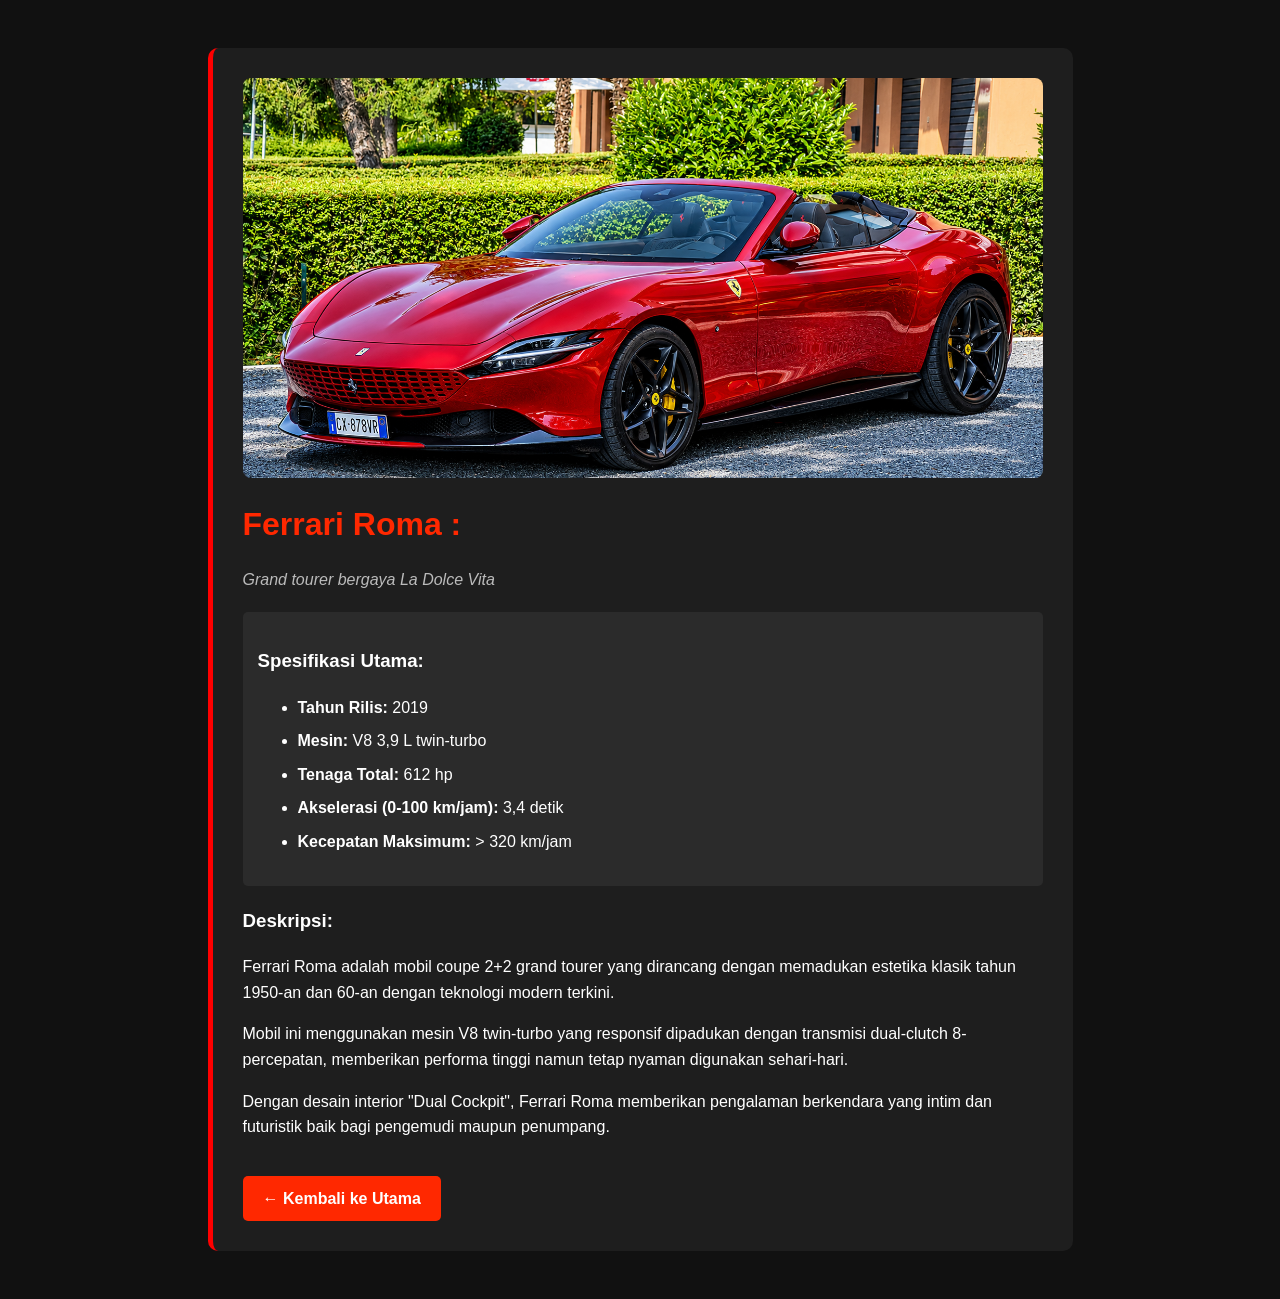
<file: roma.html>
<!DOCTYPE html>
<html lang="id">
<head>
    <meta charset="UTF-8">
    <meta name="viewport" content="width=device-width, initial-scale=1.0">
    <link rel="icon"  type="image/png" href="img//lambang-perisai-1024.png" />
    <title>Detail - Ferrari Roma</title>
    <style>
        body {
            background-color: #111;
            color: #fff;
            font-family: Arial, sans-serif;
            padding: 40px;
            line-height: 1.6;
        }
        .container {
            max-width: 800px;
            margin: auto;
            background: #1e1e1e;
            padding: 30px;
            border-radius: 10px;
            border-left: 5px solid red;
        }
        .container img {
            width: 100%;
            max-height: 400px;
            object-fit: cover;
            object-position: center;
            border-radius: 8px;
            display: block;
            margin-bottom: 20px;
        }
        h1 {
            color: #ff2800;
            margin-bottom: 5px;
        }
        .tagline {
            color: #bbb;
            font-style: italic;
            margin-bottom: 15px;
        }
        .specs {
            background: #2b2b2b;
            padding: 15px;
            border-radius: 5px;
            margin: 20px 0;
        }
        .specs li {
            margin-bottom: 8px;
        }
        .btn-kembali {
            display: inline-block;
            margin-top: 20px;
            padding: 10px 20px;
            background: #ff2800;
            color: white;
            text-decoration: none;
            border-radius: 5px;
            font-weight: bold;
        }
        .btn-kembali:hover {
            background: #cc0000;
        }
    </style>
</head>
<body>

    <div class="container">
        <img src="img/Ferrari Merah di Bawah Sinar Matahari.png" alt="Ferrari Roma"/>
        <h1>Ferrari Roma :</h1>
        <p class="tagline">Grand tourer bergaya La Dolce Vita</p>

        <div class="specs">
            <h3>Spesifikasi Utama:</h3>
            <ul>
                <li><strong>Tahun Rilis:</strong> 2019</li>
                <li><strong>Mesin:</strong> V8 3,9 L twin-turbo</li>
                <li><strong>Tenaga Total:</strong> 612 hp</li>
                <li><strong>Akselerasi (0-100 km/jam):</strong> 3,4 detik</li>
                <li><strong>Kecepatan Maksimum:</strong> > 320 km/jam</li>
            </ul>
        </div>

        <h3>Deskripsi:</h3>
        <p>Ferrari Roma adalah mobil coupe 2+2 grand tourer yang dirancang dengan memadukan estetika klasik tahun 1950-an dan 60-an dengan teknologi modern terkini.</p>
        <p>Mobil ini menggunakan mesin V8 twin-turbo yang responsif dipadukan dengan transmisi dual-clutch 8-percepatan, memberikan performa tinggi namun tetap nyaman digunakan sehari-hari.</p>
        <p>Dengan desain interior "Dual Cockpit", Ferrari Roma memberikan pengalaman berkendara yang intim dan futuristik baik bagi pengemudi maupun penumpang.</p>

        <!-- Tombol kembali ke halaman utama -->
        <a href="ferrari.html#galeri" class="btn-kembali">← Kembali ke Utama</a>
    </div>

</body>
</html>
</file>
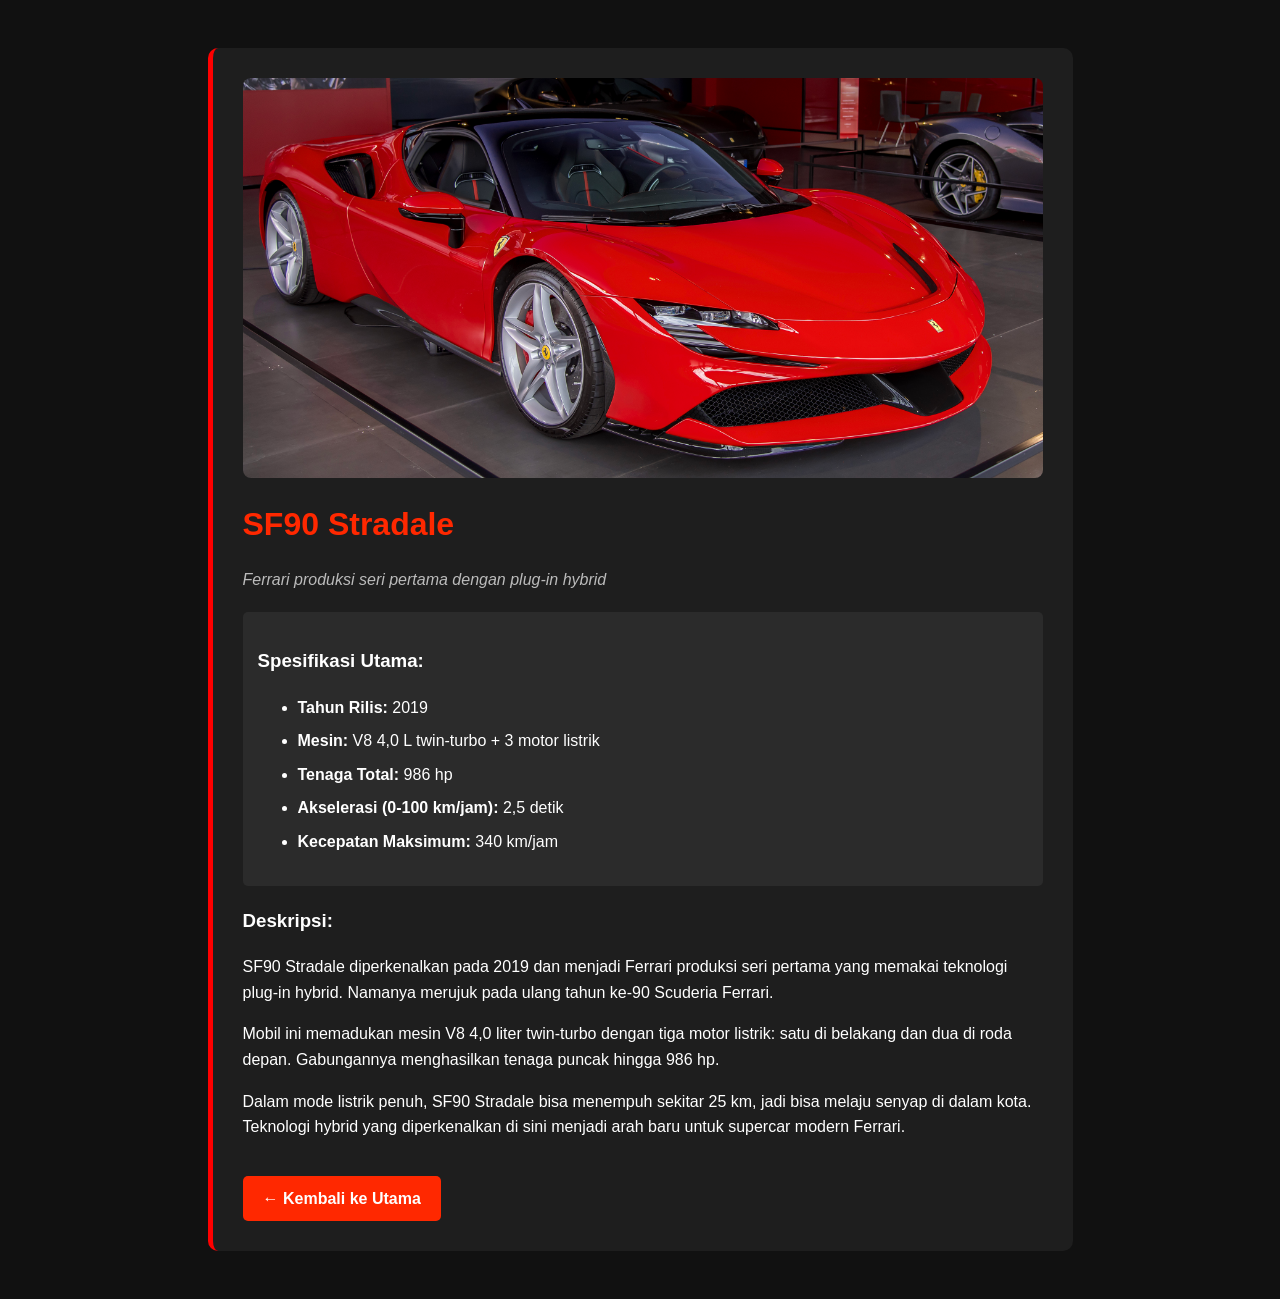
<file: sf90.html>
<!DOCTYPE html>
<html lang="id">
<head>
    <meta charset="UTF-8">
    <meta name="viewport" content="width=device-width, initial-scale=1.0">
    <link rel="icon"  type="image/png" href="img/lambang-perisai-1024.png" />
    <title>Detail - Ferrari SF90 Stradale</title>
    <style>
        body {
            background-color: #111;
            color: #fff;
            font-family: Arial, sans-serif;
            padding: 40px;
            line-height: 1.6;
        }
        .container {
            max-width: 800px;
            margin: auto;
            background: #1e1e1e;
            padding: 30px;
            border-radius: 10px;
            border-left: 5px solid red;
        }
        .container img {
            width: 100%;
            max-height: 400px;
            object-fit: cover;
            object-position: center;
            border-radius: 8px;
            display: block;
            margin-bottom: 20px;
        }
        h1 {
            color: #ff2800;
            margin-bottom: 5px;
        }
        .tagline {
            color: #bbb;
            font-style: italic;
            margin-bottom: 15px;
        }
        .specs {
            background: #2b2b2b;
            padding: 15px;
            border-radius: 5px;
            margin: 20px 0;
        }
        .specs li {
            margin-bottom: 8px;
        }
        .btn-kembali {
            display: inline-block;
            margin-top: 20px;
            padding: 10px 20px;
            background: #ff2800;
            color: white;
            text-decoration: none;
            border-radius: 5px;
            font-weight: bold;
        }
        .btn-kembali:hover {
            background: #cc0000;
        }
    </style>
</head>
<body>

    <div class="container">
        <img src="img/Red_2019_Ferrari_SF90_Stradale_(48264238897)_(cropped).jpg" alt="Ferrari SF90 Stradale"/>
        <h1>SF90 Stradale </h1>
        <p class="tagline">Ferrari produksi seri pertama dengan plug-in hybrid</p>

        <div class="specs">
            <h3>Spesifikasi Utama:</h3>
            <ul>
                <li><strong>Tahun Rilis:</strong> 2019</li>
                <li><strong>Mesin:</strong> V8 4,0 L twin-turbo + 3 motor listrik</li>
                <li><strong>Tenaga Total:</strong> 986 hp</li>
                <li><strong>Akselerasi (0-100 km/jam):</strong> 2,5 detik</li>
                <li><strong>Kecepatan Maksimum:</strong> 340 km/jam</li>
            </ul>
        </div>

        <h3>Deskripsi:</h3>
        <p>SF90 Stradale diperkenalkan pada 2019 dan menjadi Ferrari produksi seri pertama yang memakai teknologi plug-in hybrid. Namanya merujuk pada ulang tahun ke-90 Scuderia Ferrari.</p>
        <p>Mobil ini memadukan mesin V8 4,0 liter twin-turbo dengan tiga motor listrik: satu di belakang dan dua di roda depan. Gabungannya menghasilkan tenaga puncak hingga 986 hp.</p>
        <p>Dalam mode listrik penuh, SF90 Stradale bisa menempuh sekitar 25 km, jadi bisa melaju senyap di dalam kota. Teknologi hybrid yang diperkenalkan di sini menjadi arah baru untuk supercar modern Ferrari.</p>

        <!-- Tombol kembali ke halaman utama -->
        <a href="ferrari.html#galeri" class="btn-kembali">← Kembali ke Utama</a>
    </div>
</body>
</html>
</file>
<file: ferrari.css>
::backdrop {
  --ease: cubic-bezier(0.22, 1, 0.36, 1);
  --shadow-hard: 6px 6px 0 #111111; /* bayangan padat, bukan blur */
  --dot: rgba(17, 17, 17, 0.07); /* titik-titik kertas di background */
  --nav-bg: rgba(243, 239, 230, 0.94); /* background navbar saat di-scroll */
  --footer-bg: #111111; /* footer selalu gelap */
  --footer-text: #f3efe6;
  --cream: #f3efe6;
  --chalk: #f3efe6;
  --chalk-dim: #a89a9a;
  --paper: #1b1b1b;
  --ink: #f2eeee;
  --mint: #00ffcc;
  --red: #dc0000;
  --red-dim: #8a0000;
  --blue: #00aaff;
  --blue-dim: #005577;
}
body {
  margin: 0;
  font-family: "Inter", sans-serif;
  color: #f2eeee;
  background:
    radial-gradient(
      1000px 600px at 85% -5%,
      rgba(220, 0, 0, 0.28),
      transparent 60%
    ),
    radial-gradient(
      700px 500px at 5% 60%,
      rgba(220, 0, 0, 0.14),
      transparent 60%
    ),
    #090808;
  background-attachment: fixed;
}
#intro {
  position: fixed;
  z-index: 100;
  inset: 0;
  background: #000;
  display: grid;
  place-items: center;
  transition: transform 0.9s cubic-bezier(0.7, 0, 0.2, 1);
}
main {
  min-height: 100vh;
  display: center;
  align-content: center;
  place-items: center;
  text-align: center;
  padding: 24px;
}
main {
  --blur: 4px;
  position: relative;
  isolation: isolate;
  overflow: hidden;
  min-height: 100vh;
  display: grid;
  align-content: start;
  place-items: center;
  text-align: center;
  padding: 14vh 24px 24px;
  box-sizing: border-box;
}
main::before {
  content: "";
  position: absolute;
  inset: -40px;                 /* melebihi tepi, supaya blur tidak membuat pinggir transparan */
  z-index: -1;
  background:
    radial-gradient(ellipse 55% 40% at 50% 28%, rgba(0,0,0,.6), transparent 70%),
    linear-gradient(rgba(9,8,8,.25), rgba(9,8,8,.25)),
    linear-gradient(to bottom, transparent 90%, #090808 100%),
    url("img/61566-konvoi-ferrari.jpg") center bottom / cover no-repeat;
  filter: blur(var(--blur));
  transform: scale(1.03);
}
main h1 {
  font-size: clamp(40px, 10vw, 110px);
  margin: 0;
}
main h1,
main .subjudul {
  text-shadow: 0 2px 14px rgba(0,0,0,.9);
}
#introVideo {
  width: min(80vw, 800px);
  height: auto;
  display: block;
  -webkit-mask-image: radial-gradient(ellipse 70% 70% at 50% 50%, #000 55%, transparent 100%);
  mask-image: radial-gradient(ellipse 70% 70% at 50% 50%, #000 55%, transparent 100%);
  animation: videoMasuk 0.5s ease both;
}
@keyframes videoMasuk {
  from { opacity: 0; }
  to   { opacity: 1; }
}
@media (prefers-reduced-motion: reduce) {
  #intro {
    display: none;
  }
}
#tirai {
  position: fixed;
  inset: 0;
  z-index: 80;
  background: #000;
  transform: translateY(100%);
  transition: transform 0.9s cubic-bezier(0.7, 0, 0.2, 1);
  pointer-events: none;
}
#tirai.tutup {
  transform: translateY(0);
  pointer-events: auto;
}
#tirai.buka {
  transform: translateY(-100%);
}
.galeri {
  padding: 80px 6vw;
  text-align: center;
}
.galeri h2 {
  font-size: clamp(32px, 6vw, 56px);
  margin-bottom: 36px;
}

.grid-kartu {
  display: grid;
  grid-template-columns: repeat(auto-fit, minmax(240px, 1fr));
  gap: 20px;
  max-width: 1000px;
  margin: 0 auto;
}

.kartu {
  background: rgba(255, 255, 255, 0.06);
  border: 1px solid rgba(255, 255, 255, 0.12);
  border-left: 4px solid #dc0000;
  border-radius: 6px;
  padding: 24px;
  text-align: left;
  backdrop-filter: blur(8px);
  transition: transform 0.2s;
}
.kartu:hover {
  transform: translateY(-6px);
}

.kartu h3 {
  margin: 0 0 10px;
  font-size: 1.5rem;
  color: #fff;
}
.kartu p {
  margin: 0;
  color: #c9c0c0;
  line-height: 1.5;
}
h2 {
  position: center;
  margin: 0 0 24px;
  font-size: clamp(20px, 6vw, 56px);
  font-family: "Inter", sans-serif;
  font-weight: 700;
}
.subjudul {
  margin-top: 16px;
  font-size: 1.1rem;
  letter-spacing: 0.35em;
  text-transform: uppercase;
  color: #f2eded;
}
.logo {
  height: clamp(90px, 10vw, 150px);
  width: auto;
}
.btn-kartu {
  display: inline-block;
  margin-top: 16px;
  padding: 10px 20px;
  background: #dc0000;
  color: #fff;
  text-decoration: none;
  font-weight: 600;
  border-radius: 4px;
  transition: background 0.2s transform 0.2s;
}
.btn-kartu:hover {
  background: #ff2a1f;
  transform: translateX(4px);
}
@keyframes melayang {
  0%,
  100% {
    translate: 0 0;
  }
  50% {
    translate: 0 -10px;
  }
}
.kartu {
  animation: melayang 5s ease-in-out infinite;
  transition:
    transform 0.3s,
    box-shadow 0.3s;
}
.kartu:nth-child(2) {
  animation-delay: -1.3s;
}
.kartu:nth-child(3) {
  animation-delay: -2.6s;
}
.kartu:hover {
  animation-play-state: paused;
  transform: scale(1.03);
  box-shadow: 0 20px 40px rgba(243, 242, 241, 0.25);
}
@media (prefers-reduced-motion: reduce) {
  .kartu {
    animation: none;
  }
}
.detail {
  max-width: 900px;
  margin: 0 auto;
  padding: 60px 6vw 80px;
}
.kembali {
  display: inline-block;
  margin-bottom: 32px;
  color: #a89a9a;
  text-decoration: none;
  letter-spacing: 0.08em;
}
.kembali:hover {
  color: #fff;
}
.detail h1 {
  font-size: clamp(48px, 9vw, 96px);
  margin: 0;
  line-height: 1;
}
.tagline {
  margin: 14px 0 36px;
  font-size: 1.05rem;
  letter-spacing: 0.2em;
  text-transform: uppercase;
  color: #a89a9a;
}
.spek {
  display: grid;
  margin-bottom: 44px;
  grid-template-columns: repeat(auto-fit, minmax(140px, 1fr));
  gap: 16px;
}
h2 {
  font-size: clamp(32px, 6vw, 56px);
  margin-bottom: 24px;
  text-align: center;
  margin-left: 20px;
}
p {
  text-align: center;
  text-shadow: 0 0 4px rgba(255, 255, 255, 0.2);
}
.enzo-wrap {
  display: flex;
  flex-direction: row;
  align-items: center;
  gap: 30px;
  max-width: 900px;
  margin: 0 auto;
  padding: 24px 20px;
  box-sizing: border-box;
}
.pendiri-img {
  flex-shrink: 0;
}
.enzo-foto {
  width: 240px;
  height: auto;
  display: block;
  border-radius: 24px;
  box-shadow: 0 4px 8px rgba(0, 0, 0, 0.2);
}

.enzo-teks {
  flex: 1;
  margin: 0;
  text-align: left;
  color: #ddd;
  line-height: 1.6;
}

@media (max-width: 800px) {
  .enzo-wrap {
    flex-direction: column;
  }
  .enzo-foto {
    width: 100%;
    max-width: 280px;
  }
}
.scroll-hero {
  height: 700vh;
  position: relative;
}
.stage {
  position: sticky;
  top: 0;
  height: 100vh;
  overflow: hidden;
  display: grid;
  place-items: center;
  background: radial-gradient(ellipse at 50% 85%, #1c1c1c, #000 70%);
}
.hero-title {
  position: absolute;
  top: 9%;
  margin: 0;
  margin-left: 0;
  font-size: clamp(22px, 4.5vw, 56px);
  letter-spacing: 0.25em;
  text-align: center;
  z-index: 2;
}

.car-wrap {
  position: relative;
  width: min(60vw, 560px);
  margin-top: 6vh;
  will-change: opacity;
}
.car-img {
  width: 100%;
  display: block;
  filter: brightness(.45);
  user-select: none;
  -webkit-user-drag: none;
  pointer-events: none;
}

.glow {
  position: absolute;
  width: 30%;
  aspect-ratio: 1;
  transform: translate(-50%, -50%);
  border-radius: 50%;
  background: radial-gradient(
    circle,
    rgba(207, 232, 255, .9) 12%,
    rgba(127, 196, 255, .45) 35%,
    rgba(127, 196, 255, 0) 70%
  );
  mix-blend-mode: screen;
  opacity: 0;
  pointer-events: none;
}
.g1 {
  left: 17.6%;
  top: 67.9%;
}
.g2 {
  left: 84.6%;
  top: 67.5%;
}
.kabut {
  position: absolute;
  left: 0; right: 0; bottom: 0;
  height: 45%;
  background: radial-gradient(ellipse at 50% 100%, rgba(255,255,255,.16), transparent 70%);
  -webkit-mask-image: linear-gradient(to top, transparent 0%, #000 45%);
  mask-image: linear-gradient(to top, transparent 0%, #000 45%);
  pointer-events: none;
}
.stats {
  position: absolute;
  bottom: 12%;
  z-index: 2;
  opacity: 0;
  display: flex;
  gap: clamp(20px, 6vw, 80px);
}
.stats {
  bottom: 7%;
}
.stats div {
  text-align: center;
}
.stats b {
  display: block;
  font-size: clamp(28px, 5vw, 56px);
  color: #fff;
}
.stats span {
  font-size: 0.7rem;
  letter-spacing: 0.2em;
  text-transform: uppercase;
  color: #a89a9a;
}
.scroll-hero { width: 100%; max-width: none; margin: 0; }
.stage {
  width: 100%;
  background: transparent;  
}
/* === Mobil tertutup lalu pintu terbuka === */
.car-img.tutup {
  position: absolute;
  left: 51.1%;
  top: 67.7%;
  width: 107%;
  transform: translate(-50.5%, -53.1%);
}
.buka-wrap .badan {
  clip-path: polygon(0 52%, 33% 52%, 33% 0, 67% 0, 67% 52%, 100% 52%, 100% 100%, 0 100%);
}
/* pintu = salinan gambar yang sama, dipotong hanya bagian pintunya */
.buka-wrap .pintu { position: absolute; top: 0; left: 0; opacity: 0; }
.pintu.kiri  { clip-path: inset(0 67% 48% 0); transform-origin: 33% 52%; }
.pintu.kanan { clip-path: inset(0 0 48% 67%); transform-origin: 67% 52%; }

.h2 {
  position: center;
  margin: 0 0 24px;
  font-size: clamp(20px, 6vw, 56px);
  font-family: "Inter", Monospace, sans-serif;
  font-weight: 700;
}
</file>
